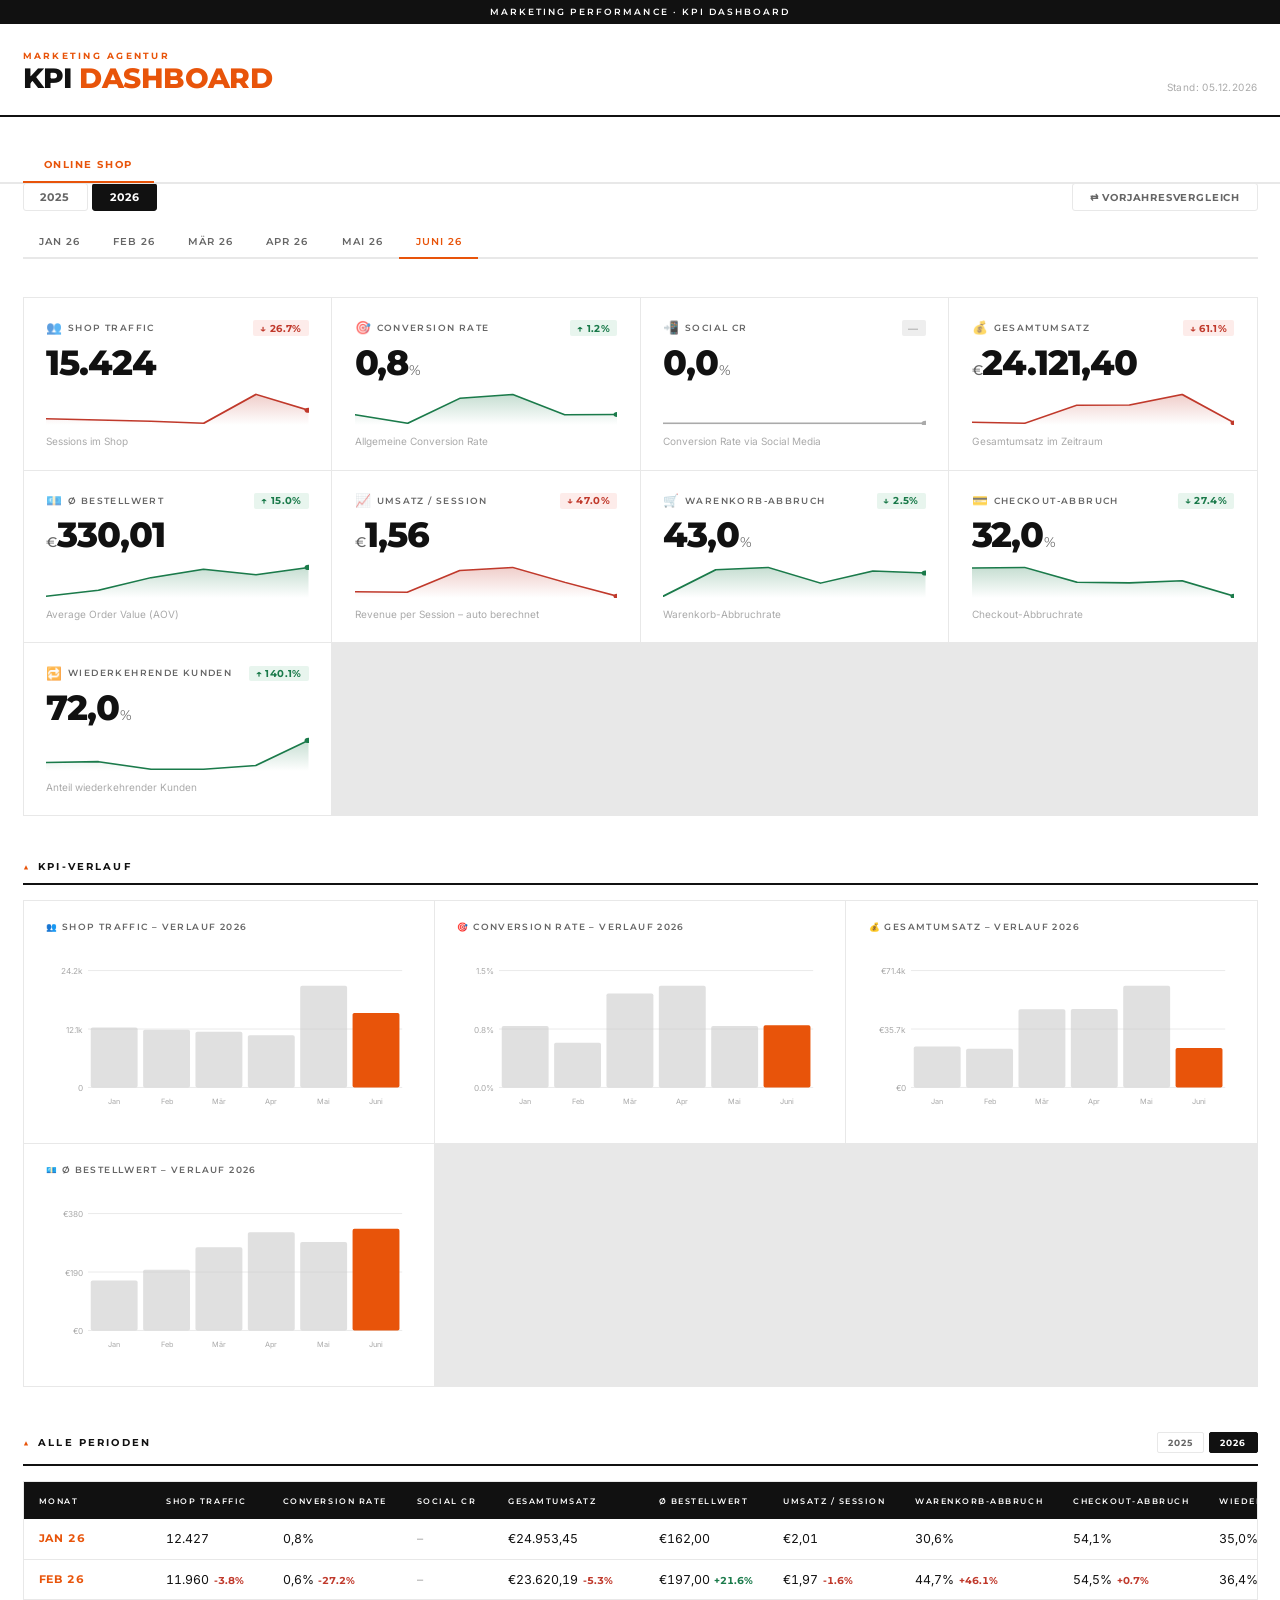
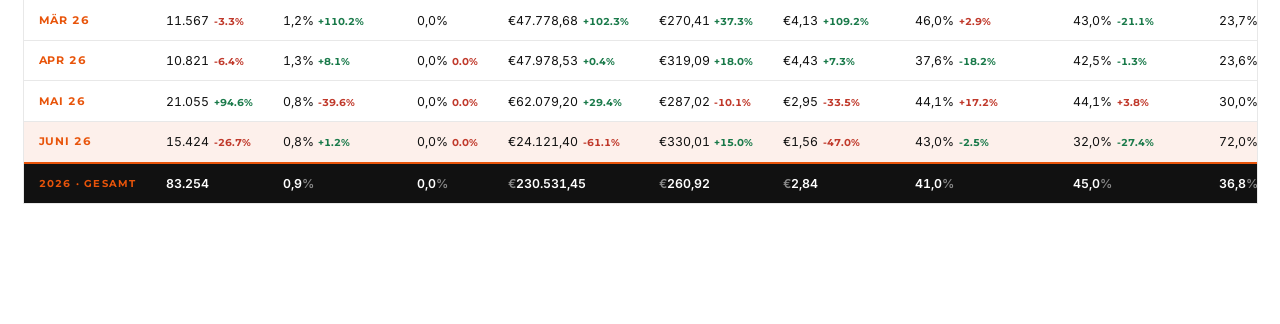
<file: index.html>
<!DOCTYPE html>
<html lang="de">
<head>
  <meta charset="UTF-8"/>
  <meta name="viewport" content="width=device-width, initial-scale=1.0"/>
  <title>Marketing KPI Dashboard · Zuitable</title>
  <link rel="preconnect" href="https://fonts.googleapis.com"/>
  <link rel="preconnect" href="https://fonts.gstatic.com" crossorigin/>
  <link href="https://fonts.googleapis.com/css2?family=Montserrat:wght@300;400;500;600;700;800&family=Inter:wght@300;400;500;600&display=swap" rel="stylesheet"/>
  <link rel="stylesheet" href="style.css"/>
</head>
<body>

<div class="top-bar">Marketing Performance · KPI Dashboard</div>

<header class="page-header">
  <div class="header-left">
    <div class="agency-label">Marketing Agentur</div>
    <h1>KPI <span>Dashboard</span></h1>
  </div>
  <div class="header-right">
    <div id="last-updated" class="last-updated">–</div>
  </div>
</header>

<!-- Navigation -->
<div class="page-nav-bar">
  <div class="page-nav-inner">
    <a href="index.html" class="page-nav-btn active">Online Shop</a>
  </div>
</div>

<div class="wrapper">

  <!-- Year Tabs + Compare Button -->
  <div class="toolbar">
    <div class="year-tabs" id="year-tabs"></div>
    <button class="compare-btn" id="compare-btn" onclick="toggleCompare()" style="display:none;">
      ⇄ Vorjahresvergleich
    </button>
  </div>

  <!-- Period Tabs -->
  <div class="period-tabs" id="period-tabs"></div>

  <!-- Main Content -->
  <div id="main-content">

    <div class="kpi-grid" id="kpi-grid"></div>

    <div class="section-title">
      <span class="section-icon">▲</span> KPI-Verlauf
    </div>
    <div class="charts-grid" id="charts-grid"></div>

    <div class="section-title">
      <span class="section-icon">▲</span> Alle Perioden
      <div class="table-year-filter" id="table-year-filter"></div>
    </div>
    <div class="history-card">
      <div class="history-scroll">
        <table>
          <thead id="table-head"></thead>
          <tbody id="table-body"></tbody>
        </table>
      </div>
    </div>

  </div>
</div>

<div class="toast" id="toast"></div>

<script src="data.js"></script>
<script src="app.js"></script>
</body>
</html>
</file>
<file: style.css>
/* ─── Reset & Base ─── */
*, *::before, *::after { box-sizing: border-box; margin: 0; padding: 0; }

:root {
  --bg:           #ffffff;
  --bg-section:   #f5f5f5;
  --bg-dark:      #111111;
  --bg-card:      #ffffff;
  --bg-card-alt:  #fafafa;
  --orange:       #e8540a;
  --orange-light: #ff6b1a;
  --orange-dim:   #fdf0eb;
  --orange-dark:  #c2440a;
  --black:        #111111;
  --black-soft:   #1a1a1a;
  --gray-dark:    #444444;
  --gray-mid:     #888888;
  --gray-light:   #cccccc;
  --gray-faint:   #eeeeee;
  --border:       #e8e8e8;
  --text:         #111111;
  --text-muted:   #666666;
  --text-faint:   #aaaaaa;
  --up:           #1a7a4a;
  --up-bg:        #e8f5ee;
  --down:         #c0392b;
  --down-bg:      #fdecea;
  --radius:       3px;
  --radius-lg:    6px;
  --transition:   0.18s ease;
  --font-display: 'Montserrat', sans-serif;
  --font-body:    'Inter', sans-serif;
  --font-mono:    'JetBrains Mono', 'Courier New', monospace;
}

html { font-size: 15px; scroll-behavior: smooth; }

body {
  background: var(--bg);
  color: var(--text);
  font-family: var(--font-body);
  min-height: 100vh;
  -webkit-font-smoothing: antialiased;
}

/* ── Top Bar ── */
.top-bar {
  background: var(--bg-dark);
  color: #fff;
  padding: 0.42rem 1.5rem;
  text-align: center;
  font-family: var(--font-display);
  font-size: 0.62rem;
  letter-spacing: 0.22em;
  text-transform: uppercase;
  font-weight: 600;
}

/* ── Page Header ── */
.page-header {
  display: flex;
  align-items: flex-end;
  justify-content: space-between;
  flex-wrap: wrap;
  gap: 1rem;
  padding: 1.8rem 1.5rem 1.5rem;
  border-bottom: 2px solid var(--black);
  max-width: 1380px;
  margin: 0 auto 2rem;
}

.agency-label {
  font-family: var(--font-display);
  font-size: 0.58rem;
  letter-spacing: 0.26em;
  text-transform: uppercase;
  color: var(--orange);
  font-weight: 700;
  margin-bottom: 0.3rem;
}

.page-header h1 {
  font-family: var(--font-display);
  font-size: 1.85rem;
  font-weight: 800;
  color: var(--black);
  letter-spacing: -0.02em;
  line-height: 1;
  text-transform: uppercase;
}

.page-header h1 span { color: var(--orange); }

.last-updated {
  font-size: 0.67rem;
  color: var(--text-faint);
  letter-spacing: 0.04em;
  text-align: right;
}

/* ── Wrapper ── */
.wrapper {
  max-width: 1380px;
  margin: 0 auto;
  padding: 0 1.5rem 5rem;
}

/* ── Period Tabs ── */
.period-tabs {
  display: flex;
  gap: 0;
  margin-bottom: 2.5rem;
  border-bottom: 2px solid var(--border);
  flex-wrap: wrap;
}

.period-tab {
  padding: 0.6rem 1.1rem;
  border: none;
  border-bottom: 2px solid transparent;
  margin-bottom: -2px;
  background: transparent;
  color: var(--text-muted);
  font-family: var(--font-display);
  font-size: 0.68rem;
  font-weight: 600;
  letter-spacing: 0.1em;
  text-transform: uppercase;
  cursor: pointer;
  transition: all var(--transition);
}
.period-tab:hover { color: var(--black); }
.period-tab.active { color: var(--orange); border-bottom-color: var(--orange); }

/* ── KPI Grid ── */
.kpi-grid {
  display: grid;
  grid-template-columns: repeat(auto-fill, minmax(280px, 1fr));
  gap: 1px;
  margin-bottom: 3rem;
  background: var(--border);
  border: 1px solid var(--border);
}

.kpi-card {
  background: var(--bg-card);
  padding: 1.5rem;
  display: flex;
  flex-direction: column;
  gap: 0.65rem;
  transition: background var(--transition);
  animation: fadeIn 0.3s ease both;
  position: relative;
  overflow: hidden;
}

.kpi-card::after {
  content: '';
  position: absolute;
  top: 0; left: 0; right: 0;
  height: 2px;
  background: var(--orange);
  transform: scaleX(0);
  transform-origin: left;
  transition: transform 0.22s ease;
}
.kpi-card:hover::after { transform: scaleX(1); }
.kpi-card:hover { background: var(--bg-card-alt); }

@keyframes fadeIn {
  from { opacity: 0; transform: translateY(6px); }
  to   { opacity: 1; transform: translateY(0); }
}
.kpi-card:nth-child(1) { animation-delay: 0.04s; }
.kpi-card:nth-child(2) { animation-delay: 0.08s; }
.kpi-card:nth-child(3) { animation-delay: 0.12s; }
.kpi-card:nth-child(4) { animation-delay: 0.16s; }
.kpi-card:nth-child(5) { animation-delay: 0.20s; }
.kpi-card:nth-child(6) { animation-delay: 0.24s; }
.kpi-card:nth-child(7) { animation-delay: 0.28s; }

.kpi-card-top {
  display: flex;
  justify-content: space-between;
  align-items: flex-start;
}

.kpi-icon-label { display: flex; align-items: center; gap: 0.4rem; }
.kpi-icon { font-size: 0.85rem; opacity: 0.7; }

.kpi-label {
  font-family: var(--font-display);
  font-size: 0.58rem;
  letter-spacing: 0.16em;
  text-transform: uppercase;
  color: var(--text-muted);
  font-weight: 600;
}

.kpi-trend {
  font-family: var(--font-display);
  font-size: 0.65rem;
  font-weight: 700;
  padding: 0.15rem 0.45rem;
  border-radius: 2px;
  letter-spacing: 0.04em;
}
.kpi-trend.up      { color: var(--up);   background: var(--up-bg); }
.kpi-trend.down    { color: var(--down); background: var(--down-bg); }
.kpi-trend.neutral { color: var(--text-faint); background: var(--gray-faint); }

.kpi-value {
  font-family: var(--font-display);
  font-size: 2.3rem;
  font-weight: 800;
  color: var(--black);
  letter-spacing: -0.03em;
  line-height: 1;
}
.kpi-value .unit        { font-size: 0.95rem; color: var(--text-muted); font-weight: 400; margin-left: 1px; }
.kpi-value .unit-prefix { font-size: 0.95rem; color: var(--text-muted); font-weight: 500; margin-right: 1px; }

.kpi-sparkline { width: 100%; height: 34px; margin-top: 0.1rem; }

.kpi-desc { font-size: 0.67rem; color: var(--text-faint); }

/* ── Section Title ── */
.section-title {
  font-family: var(--font-display);
  font-size: 0.65rem;
  font-weight: 700;
  letter-spacing: 0.22em;
  text-transform: uppercase;
  color: var(--black);
  margin-bottom: 1rem;
  padding-bottom: 0.75rem;
  border-bottom: 2px solid var(--black);
  display: flex;
  align-items: center;
  gap: 0.5rem;
}
.section-icon { color: var(--orange); }

/* ── Charts ── */
.charts-grid {
  display: grid;
  grid-template-columns: repeat(auto-fill, minmax(400px, 1fr));
  gap: 1px;
  margin-bottom: 3rem;
  background: var(--border);
  border: 1px solid var(--border);
}

.chart-card { background: var(--bg-card); padding: 1.4rem 1.5rem; }

.chart-card-title {
  font-family: var(--font-display);
  font-size: 0.58rem;
  text-transform: uppercase;
  letter-spacing: 0.16em;
  color: var(--text-muted);
  font-weight: 600;
  margin-bottom: 1rem;
}

.chart-area { width: 100%; height: 175px; }
.chart-svg  { width: 100%; height: 100%; overflow: visible; }

/* ── Table ── */
.history-card {
  border: 1px solid var(--border);
  overflow: hidden;
  margin-bottom: 3rem;
}
.history-scroll { overflow-x: auto; }

table { width: 100%; border-collapse: collapse; font-size: 0.82rem; }

thead tr { background: var(--black); }
thead th {
  padding: 0.9rem 1rem;
  text-align: left;
  font-family: var(--font-display);
  font-size: 0.56rem;
  letter-spacing: 0.18em;
  text-transform: uppercase;
  color: #fff;
  font-weight: 600;
  white-space: nowrap;
}

tbody tr { border-bottom: 1px solid var(--border); transition: background var(--transition); }
tbody tr:last-child { border-bottom: none; }
tbody tr:hover { background: var(--bg-card-alt); }
tbody tr.active-row { background: var(--orange-dim); }

td {
  padding: 0.82rem 1rem;
  color: var(--text);
  white-space: nowrap;
  font-variant-numeric: tabular-nums;
}
td.period-cell {
  font-family: var(--font-display);
  font-weight: 700;
  color: var(--orange);
  font-size: 0.72rem;
  letter-spacing: 0.08em;
  text-transform: uppercase;
}
td .delta { font-size: 0.65rem; margin-left: 0.3rem; font-weight: 700; font-family: var(--font-display); }
td .delta.pos { color: var(--up); }
td .delta.neg { color: var(--down); }

/* ── Entry Panel ── */
.entry-panel { border: 1px solid var(--border); overflow: hidden; margin-bottom: 3rem; }

.entry-header {
  display: flex;
  align-items: center;
  justify-content: space-between;
  padding: 1rem 1.4rem;
  background: var(--black);
  cursor: pointer;
  user-select: none;
}

.entry-header h2 {
  font-family: var(--font-display);
  font-size: 0.65rem;
  font-weight: 700;
  letter-spacing: 0.2em;
  text-transform: uppercase;
  color: #fff;
  display: flex;
  align-items: center;
  gap: 0.7rem;
}

.entry-header h2 .sub {
  font-weight: 400;
  color: #777;
  letter-spacing: 0.04em;
  font-size: 0.63rem;
  text-transform: none;
}

.entry-toggle { font-size: 0.7rem; color: var(--orange); font-weight: 700; transition: transform var(--transition); }
.entry-toggle.open { transform: rotate(180deg); }

.entry-body { padding: 1.5rem; display: none; background: var(--bg-section); }
.entry-body.open { display: block; }

.entry-grid {
  display: grid;
  grid-template-columns: repeat(auto-fill, minmax(210px, 1fr));
  gap: 1rem;
  margin-bottom: 1.2rem;
}

.entry-field { display: flex; flex-direction: column; gap: 0.32rem; }

.entry-field label {
  font-family: var(--font-display);
  font-size: 0.58rem;
  text-transform: uppercase;
  letter-spacing: 0.14em;
  color: var(--gray-dark);
  font-weight: 600;
}

.entry-field input {
  background: #fff;
  border: 1px solid var(--border);
  border-radius: var(--radius);
  color: var(--text);
  padding: 0.58rem 0.75rem;
  font-family: var(--font-body);
  font-size: 0.88rem;
  outline: none;
  transition: border-color var(--transition), box-shadow var(--transition);
  width: 100%;
}
.entry-field input:focus { border-color: var(--orange); box-shadow: 0 0 0 3px var(--orange-dim); }
.entry-field input::placeholder { color: var(--text-faint); }

.entry-field .hint { font-size: 0.6rem; color: var(--text-faint); }

.entry-actions { display: flex; gap: 0.6rem; flex-wrap: wrap; margin-top: 0.6rem; }

/* ── Buttons ── */
.btn {
  padding: 0.58rem 1.3rem;
  border: none;
  border-radius: var(--radius);
  font-family: var(--font-display);
  font-size: 0.65rem;
  font-weight: 700;
  letter-spacing: 0.12em;
  text-transform: uppercase;
  cursor: pointer;
  transition: all var(--transition);
}
.btn-primary { background: var(--orange); color: #fff; }
.btn-primary:hover { background: var(--orange-dark); }
.btn-ghost { background: transparent; color: var(--gray-dark); border: 1px solid var(--border); }
.btn-ghost:hover { border-color: var(--black); color: var(--black); }
.btn-danger { background: transparent; color: var(--down); border: 1px solid var(--down); font-size: 0.62rem; padding: 0.38rem 0.85rem; }
.btn-danger:hover { background: var(--down-bg); }

/* ── Export ── */
.export-box { background: #fff; border: 1px solid var(--border); border-radius: var(--radius); padding: 1.2rem 1.4rem; margin-top: 1.2rem; display: none; }
.export-box.open { display: block; }
.export-label { font-family: var(--font-display); font-size: 0.58rem; color: var(--text-muted); text-transform: uppercase; letter-spacing: 0.14em; font-weight: 600; margin-bottom: 0.6rem; }
.export-box pre { background: var(--black); border-radius: var(--radius); padding: 1rem; font-family: var(--font-mono); font-size: 0.75rem; color: #a8d5b5; overflow-x: auto; max-height: 220px; overflow-y: auto; line-height: 1.55; }

/* ── Toast ── */
.toast {
  position: fixed; bottom: 1.5rem; right: 1.5rem;
  background: var(--black);
  border-left: 3px solid var(--orange);
  border-radius: 2px;
  padding: 0.7rem 1.2rem;
  font-family: var(--font-display);
  font-size: 0.68rem;
  font-weight: 600;
  letter-spacing: 0.06em;
  color: #fff;
  box-shadow: 0 4px 20px rgba(0,0,0,0.18);
  transform: translateY(8px); opacity: 0;
  transition: all 0.25s ease; z-index: 999; pointer-events: none;
}
.toast.show { opacity: 1; transform: translateY(0); }

/* ── No data ── */
.no-data { text-align: center; padding: 4rem; color: var(--text-faint); font-family: var(--font-display); font-size: 0.8rem; letter-spacing: 0.06em; text-transform: uppercase; }

/* ── Scrollbar ── */
::-webkit-scrollbar { width: 4px; height: 4px; }
::-webkit-scrollbar-track { background: var(--bg-section); }
::-webkit-scrollbar-thumb { background: var(--gray-light); border-radius: 2px; }

/* ── Responsive ── */
@media (max-width: 640px) {
  .page-header { flex-direction: column; align-items: flex-start; }
  .page-header h1 { font-size: 1.4rem; }
  .kpi-value { font-size: 1.9rem; }
  .charts-grid { grid-template-columns: 1fr; }
  .entry-grid { grid-template-columns: 1fr; }
}

/* ── Totals Row ── */
tr.total-row {
  background: var(--black);
  border-top: 2px solid var(--orange);
}

tr.total-row:hover {
  background: var(--black-soft);
}

td.total-label {
  font-family: var(--font-display);
  font-size: 0.68rem;
  font-weight: 700;
  letter-spacing: 0.12em;
  text-transform: uppercase;
  color: var(--orange);
  white-space: nowrap;
}

td.total-cell {
  color: #ffffff;
  font-weight: 600;
  white-space: nowrap;
  font-variant-numeric: tabular-nums;
}

td.total-cell .unit,
td.total-cell .unit-prefix {
  color: #888888;
}

/* ── Toolbar ── */
.toolbar {
  display: flex;
  align-items: center;
  justify-content: space-between;
  gap: 1rem;
  margin-bottom: 0;
  flex-wrap: wrap;
}

/* ── Year Tabs ── */
.year-tabs {
  display: flex;
  gap: 0.3rem;
  margin-bottom: 1rem;
}

.year-tab {
  padding: 0.45rem 1.1rem;
  border-radius: 3px;
  border: 1px solid var(--border);
  background: transparent;
  color: var(--text-muted);
  font-family: var(--font-display);
  font-size: 0.7rem;
  font-weight: 700;
  letter-spacing: 0.1em;
  text-transform: uppercase;
  cursor: pointer;
  transition: all var(--transition);
}
.year-tab:hover { border-color: var(--black); color: var(--black); }
.year-tab.active { background: var(--black); color: #fff; border-color: var(--black); }

/* ── Compare Button ── */
.compare-btn {
  display: flex;
  align-items: center;
  gap: 0.4rem;
  padding: 0.45rem 1.1rem;
  border-radius: 3px;
  border: 1px solid var(--border);
  background: transparent;
  color: var(--text-muted);
  font-family: var(--font-display);
  font-size: 0.68rem;
  font-weight: 700;
  letter-spacing: 0.08em;
  text-transform: uppercase;
  cursor: pointer;
  transition: all var(--transition);
  margin-bottom: 1rem;
}
.compare-btn:hover { border-color: var(--orange); color: var(--orange); }
.compare-btn.active {
  background: var(--orange);
  color: #fff;
  border-color: var(--orange);
}

/* ── Table Year Filter ── */
.table-year-filter {
  display: flex;
  gap: 0.3rem;
  margin-left: auto;
}

.table-year-btn {
  padding: 0.25rem 0.7rem;
  border-radius: 2px;
  border: 1px solid var(--border);
  background: transparent;
  color: var(--text-muted);
  font-family: var(--font-display);
  font-size: 0.6rem;
  font-weight: 700;
  letter-spacing: 0.1em;
  text-transform: uppercase;
  cursor: pointer;
  transition: all var(--transition);
}
.table-year-btn:hover  { border-color: var(--black); color: var(--black); }
.table-year-btn.active { background: var(--black); color: #fff; border-color: var(--black); }

/* ── YoY badges in cards ── */
.kpi-yoy {
  font-family: var(--font-display);
  font-size: 0.62rem;
  font-weight: 700;
  letter-spacing: 0.06em;
  padding: 0.2rem 0.5rem;
  border-radius: 2px;
  display: inline-block;
}
.kpi-yoy.up   { color: var(--up);   background: var(--up-bg); }
.kpi-yoy.down { color: var(--down); background: var(--down-bg); }

/* ── YoY reference row in table ── */
.yoy-ref {
  display: block;
  font-size: 0.65rem;
  color: var(--text-faint);
  margin-top: 0.1rem;
  font-family: var(--font-display);
  letter-spacing: 0.02em;
}

/* ── Page Navigation Bar ── */
.page-nav-bar {
  background: var(--bg);
  border-bottom: 1px solid var(--border);
  position: sticky;
  top: 0;
  z-index: 100;
  box-shadow: 0 1px 0 var(--border);
}

.page-nav-inner {
  max-width: 1380px;
  margin: 0 auto;
  padding: 0 1.5rem;
  display: flex;
  gap: 0;
}

.page-nav-btn {
  display: inline-block;
  padding: 0.75rem 1.4rem;
  font-family: var(--font-display);
  font-size: 0.65rem;
  font-weight: 700;
  letter-spacing: 0.16em;
  text-transform: uppercase;
  color: var(--text-muted);
  text-decoration: none;
  border-bottom: 2px solid transparent;
  margin-bottom: -1px;
  transition: all var(--transition);
}
.page-nav-btn:hover { color: var(--black); }
.page-nav-btn.active {
  color: var(--orange);
  border-bottom-color: var(--orange);
}

/* ── POS Dashboard ── */
.pos-summary {
  display: grid;
  grid-template-columns: repeat(auto-fill, minmax(320px, 1fr));
  gap: 1px;
  background: var(--border);
  border: 1px solid var(--border);
  margin-bottom: 2.5rem;
}

.pos-card {
  background: var(--bg-card);
  padding: 1.5rem;
  display: flex;
  flex-direction: column;
  gap: 0.2rem;
  transition: background var(--transition);
  position: relative;
  overflow: hidden;
}
.pos-card::after {
  content: '';
  position: absolute;
  top: 0; left: 0; right: 0;
  height: 2px;
  background: var(--orange);
}

.pos-stat {
  display: flex;
  flex-direction: column;
  gap: 0.15rem;
  background: var(--bg-section);
  padding: 0.6rem 0.8rem;
  border-radius: var(--radius);
}
.pos-stat-label {
  font-family: var(--font-display);
  font-size: 0.56rem;
  text-transform: uppercase;
  letter-spacing: 0.14em;
  color: var(--text-muted);
  font-weight: 600;
}
.pos-stat-val {
  font-family: var(--font-display);
  font-size: 0.95rem;
  font-weight: 700;
  color: var(--black);
}

.pos-chart-card {
  background: var(--bg-card);
  border: 1px solid var(--border);
  padding: 1.4rem 1.5rem;
  margin-bottom: 0;
}

.pos-chart-legend {
  display: flex;
  gap: 1.2rem;
  margin-bottom: 1rem;
}
.pos-legend-item {
  display: flex;
  align-items: center;
  gap: 0.4rem;
  font-family: var(--font-display);
  font-size: 0.65rem;
  font-weight: 600;
  letter-spacing: 0.08em;
  text-transform: uppercase;
  color: var(--text-muted);
}
.pos-legend-dot {
  width: 10px;
  height: 10px;
  border-radius: 2px;
  display: inline-block;
}

.pos-chart-area {
  width: 100%;
  height: 260px;
}
</file>
